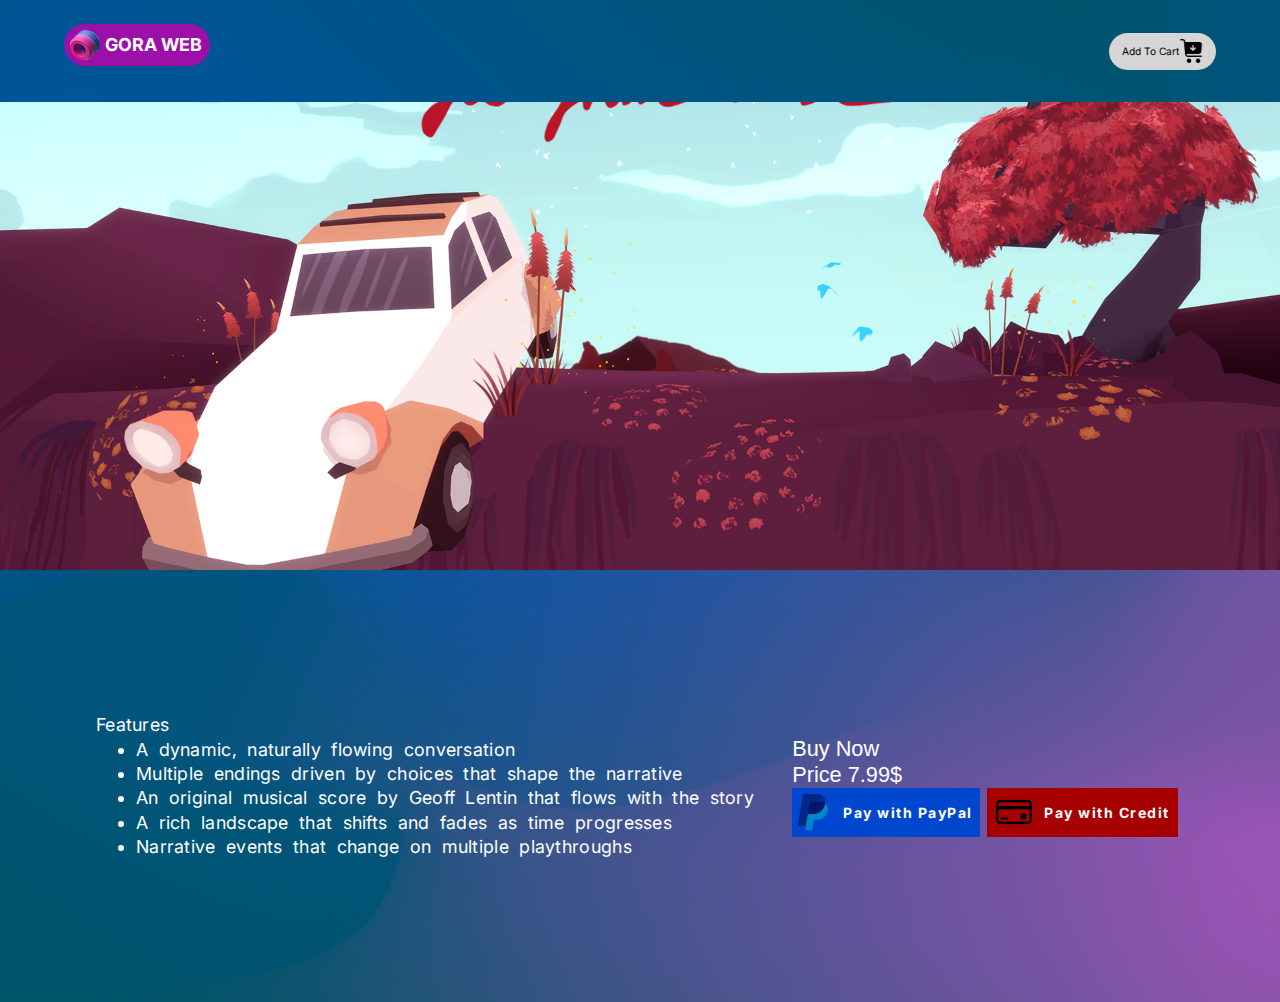
<file: FarFromNoise.html>
<!DOCTYPE html>
<html lang="en">
<head>
    <meta charset="UTF-8">
    <meta http-equiv="X-UA-Compatible" content="IE=edge">
    <meta name="viewport" content="width=device-width, initial-scale=1.0">
    <link rel="stylesheet" href="./style/style.css">
    <link rel="icon" type="image/x-icon" href="https://scontent.fmnl30-1.fna.fbcdn.net/v/t39.30808-6/317502468_482011380689704_3985142114047843934_n.jpg?stp=cp0_dst-jpg&_nc_cat=102&ccb=1-7&_nc_sid=730e14&_nc_eui2=AeF80kWRY-EN9E4R2Rzq8FFnN69fFs26Tr03r18WzbpOvT3RGjXjhOC4LkgH_UK_z_swWljNzU563Scv3vgHmFT4&_nc_ohc=jy5CW6bPDUUAX_7BQav&_nc_ht=scontent.fmnl30-1.fna&oh=00_AfCCk_wgCNAvjBmf4cZL4fZBNclQoqJAmNKsnfqDz6HgTQ&oe=638ABF80">
    <title>Gora Web</title>
</head>

<body class="store-pages-background">
    <div class="store-pages-background-filter">


<!--------------------------Navbar------------------------------->
 <nav class="store-navbar">
      <div class="store-nav-container">
        <a href="index.html" class="hero-2">
            <img src="./images/3D_Shape_1.png" alt="">
            <h1> GORA WEB</h1>
        </a>
        <a href="addToCart.html" class="add-to-cart" onclick="addToCart('./images/Third Game/Capture.PNG',7.99,'Far From Noise')" id="addTocart">
            <p>Add To Cart</p>
            <img src="./images/1972381.png" alt="">
        </a>
      </div>
    </nav>

<!----------------------Game Content------------------------->
<section class="game-store-landing">
<div class="game-cover-photo-far-from-noise">
</div>
<div class="list-container">
    <div class="list-container-content">
        <div class="list-features">
<p>Features</p>
<ul>
    <li>A dynamic, naturally flowing conversation</li>
<li>Multiple endings driven by choices that shape the narrative</li>
<li>An original musical score by Geoff Lentin that flows with the story</li>
<li>A rich landscape that shifts and fades as time progresses</li>
<li>Narrative events that change on multiple playthroughs</li>
</ul>
        </div>
        <div class="list-payment-button">
<p>Buy Now</p>
<p>Price 7.99$</p>
<div class="payment-button-container">
    <a href="#" class="payment-button">
<img src="./images/174861.png" alt=""> <p> Pay with PayPal</p>
    </a>
    <a href="#" class="payment-button credit">
        <img src="./images/62780.png" alt=""> <p> Pay with Credit</p>
            </a>
</div>
        </div>
    </div>
</div>
</section>


<!-------------------Body Filter End Tag---------------------------->
    </div> 
    <script src="./script/script.js"></script>
</body>
</html>
</file>
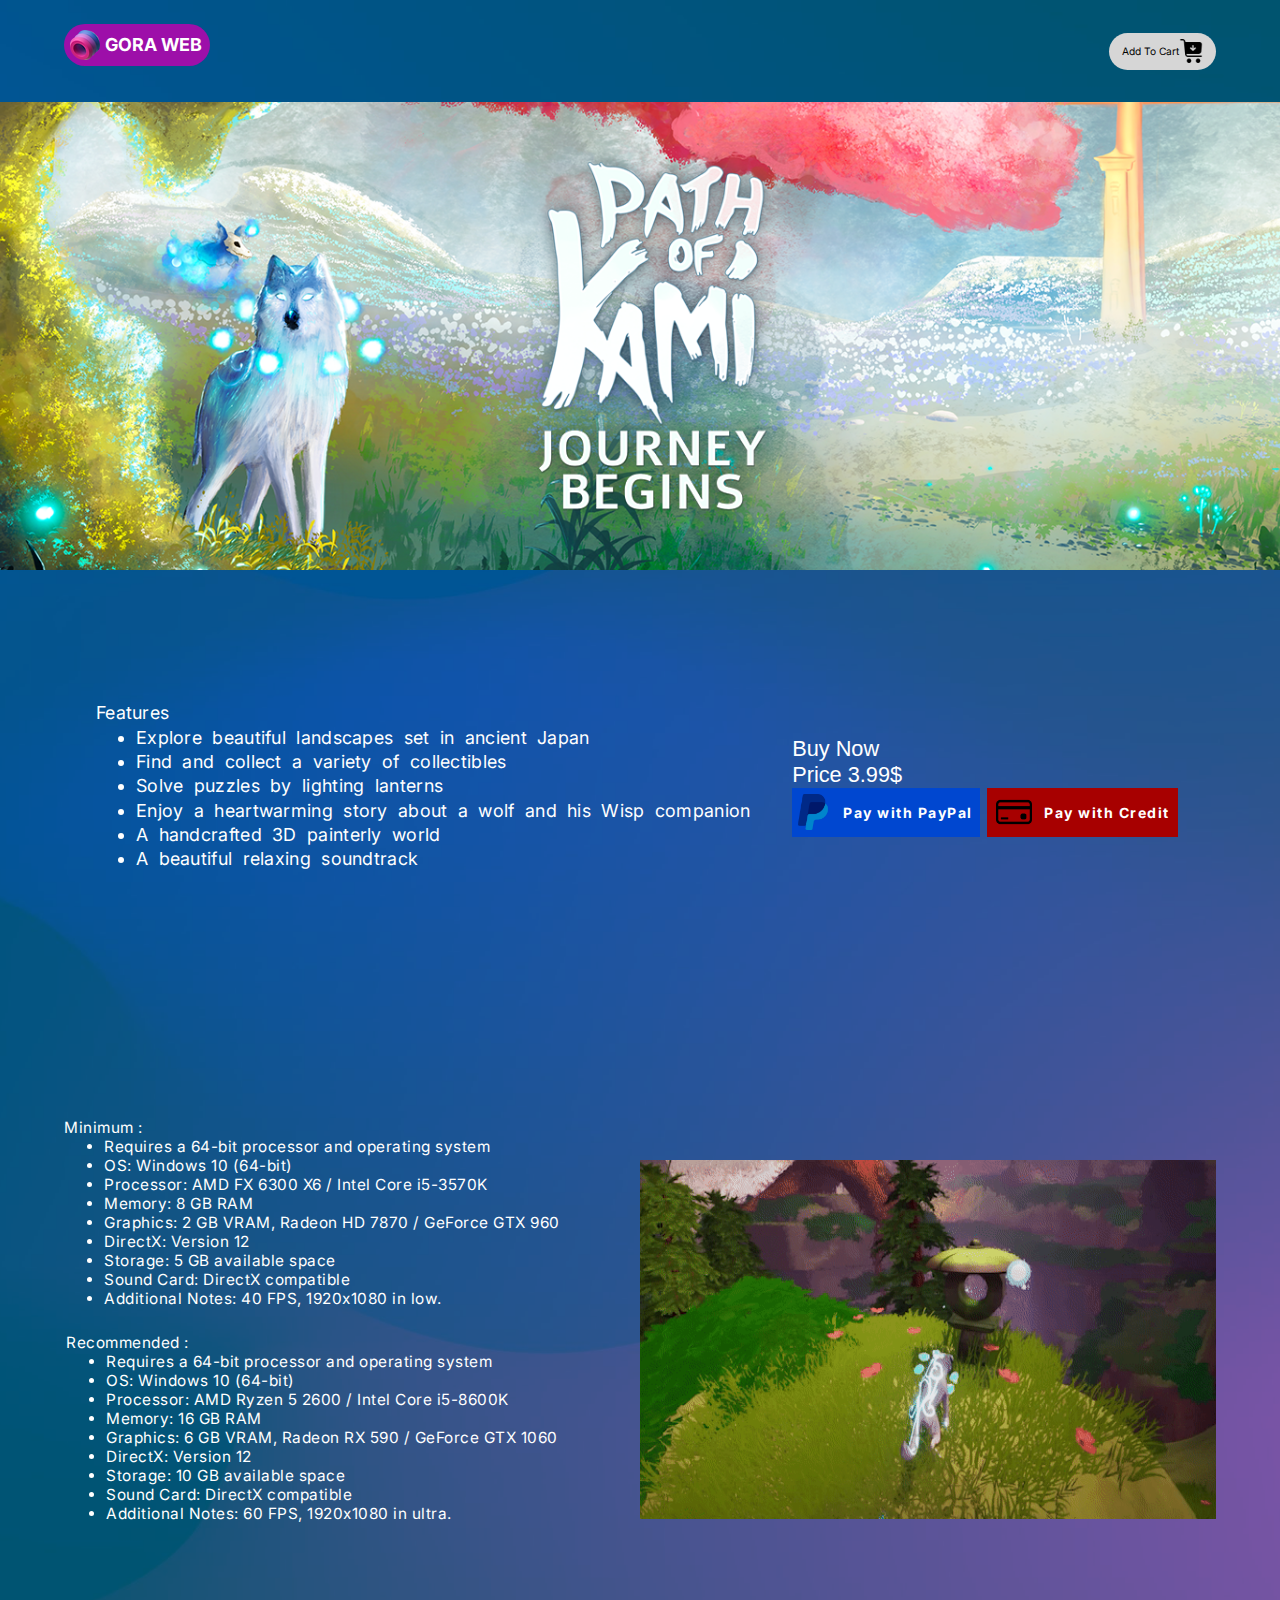
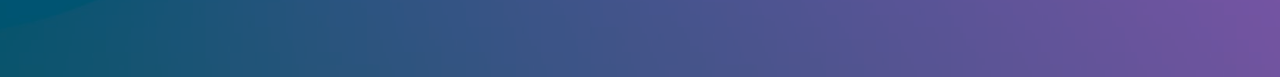
<file: PathOfKami.html>
<!DOCTYPE html>
<html lang="en">
<head>
    <meta charset="UTF-8">
    <meta http-equiv="X-UA-Compatible" content="IE=edge">
    <meta name="viewport" content="width=device-width, initial-scale=1.0">
    <link rel="stylesheet" href="./style/style.css">
    <link rel="icon" type="image/x-icon" href="https://scontent.fmnl30-1.fna.fbcdn.net/v/t39.30808-6/317502468_482011380689704_3985142114047843934_n.jpg?stp=cp0_dst-jpg&_nc_cat=102&ccb=1-7&_nc_sid=730e14&_nc_eui2=AeF80kWRY-EN9E4R2Rzq8FFnN69fFs26Tr03r18WzbpOvT3RGjXjhOC4LkgH_UK_z_swWljNzU563Scv3vgHmFT4&_nc_ohc=jy5CW6bPDUUAX_7BQav&_nc_ht=scontent.fmnl30-1.fna&oh=00_AfCCk_wgCNAvjBmf4cZL4fZBNclQoqJAmNKsnfqDz6HgTQ&oe=638ABF80">
    <title>Gora Web</title>
</head>
<body class="store-pages-background">
    <div class="store-pages-background-filter">

<!----------------------Navbar------------------------->
 <nav class="store-navbar">
      <div class="store-nav-container">
        <a href="index.html" class="hero-2">
            <img src="./images/3D_Shape_1.png" alt="">
            <h1> GORA WEB</h1>
        </a>
        <a href="addToCart.html" class="add-to-cart" onclick="addToCart('./images/First Game/Capture.PNG',3.99,'Path Of Kami')">
            <p>Add To Cart</p>
            <img src="./images/1972381.png" alt="">
        </a>
      </div>
    </nav>


<!-------------------Game Content-------------------------->
<section class="game-store-landing">
<div class="game-cover-photo">

</div>
<div class="list-container">
    <div class="list-container-content">
        <div class="list-features">
<p>Features</p>
<ul>
    <li>Explore beautiful landscapes set in ancient Japan</li>

<li>Find and collect a variety of collectibles</li>
<li>Solve puzzles by lighting lanterns</li>
<li>Enjoy a heartwarming story about a wolf and his Wisp companion</li>
<li>A handcrafted 3D painterly world</li>
<li>A beautiful relaxing soundtrack</li>
</ul>
        </div>
        <div class="list-payment-button">
<p>Buy Now</p>
<p>Price 3.99$</p>
<div class="payment-button-container">
    <a href="#" class="payment-button">
<img src="./images/174861.png" alt=""> <p> Pay with PayPal</p>
    </a>
    <a href="#" class="payment-button credit">
        <img src="./images/62780.png" alt=""> <p> Pay with Credit</p>
            </a>
</div>
        </div>
    </div>
</div>
</section>

<!-----------Requipments Section----------------->

<section class="spec-second-store-pages">
<div class="spec-content">
  
    <div class="spec-list">
       <div class="minimum">
        <p>Minimum :</p>
        <ul>
            <li>Requires a 64-bit processor and operating system</li>
            <li>OS: Windows 10 (64-bit)</li>
            <li>Processor: AMD FX 6300 X6 / Intel Core i5-3570K</li>
            <li>Memory: 8 GB RAM</li>
            <li>Graphics: 2 GB VRAM, Radeon HD 7870 / GeForce GTX 960</li>
            <li>DirectX: Version 12</li>
            <li>Storage: 5 GB available space</li>
            <li>Sound Card: DirectX compatible</li>
            <li>Additional Notes: 40 FPS, 1920x1080 in low.</li>
        </ul>
       </div>
        <div class="minimum">
            <p>Recommended :</p>
            <ul>
                <li>Requires a 64-bit processor and operating system</li>
                <li>OS: Windows 10 (64-bit)</li>
                <li>Processor: AMD Ryzen 5 2600 / Intel Core i5-8600K</li>
                <li>Memory: 16 GB RAM</li>
                <li>Graphics: 6 GB VRAM, Radeon RX 590 / GeForce GTX 1060</li>
                <li>DirectX: Version 12</li>
                <li>Storage: 10 GB available space</li>
                <li>Sound Card: DirectX compatible</li>
                <li>Additional Notes: 60 FPS, 1920x1080 in ultra.</li>
            </ul>
        </div>
    </div>

<img src="./images/First Game/Send/3UsL8A.gif" alt="">
</div>
</section>

<!-------------------Body Filter End Tag---------------------------->
    </div> 
    <script src="./script/script.js"></script>
</body>
</html>
</file>
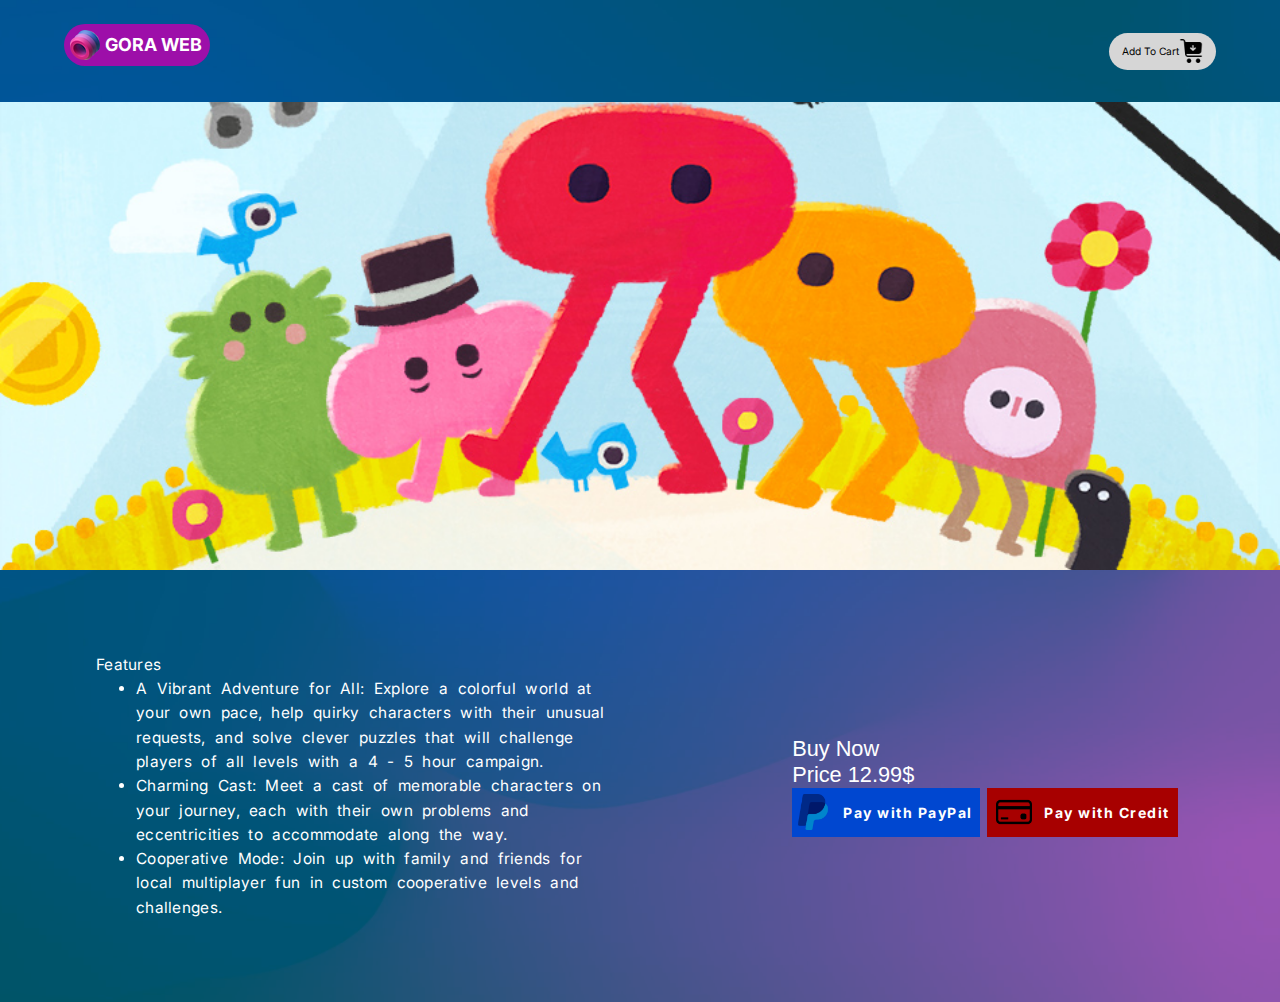
<file: Pikuniku.html>
<!DOCTYPE html>
<html lang="en">
<head>
    <meta charset="UTF-8">
    <meta http-equiv="X-UA-Compatible" content="IE=edge">
    <meta name="viewport" content="width=device-width, initial-scale=1.0">
    <link rel="stylesheet" href="./style/style.css">
    <link rel="icon" type="image/x-icon" href="https://scontent.fmnl30-1.fna.fbcdn.net/v/t39.30808-6/317502468_482011380689704_3985142114047843934_n.jpg?stp=cp0_dst-jpg&_nc_cat=102&ccb=1-7&_nc_sid=730e14&_nc_eui2=AeF80kWRY-EN9E4R2Rzq8FFnN69fFs26Tr03r18WzbpOvT3RGjXjhOC4LkgH_UK_z_swWljNzU563Scv3vgHmFT4&_nc_ohc=jy5CW6bPDUUAX_7BQav&_nc_ht=scontent.fmnl30-1.fna&oh=00_AfCCk_wgCNAvjBmf4cZL4fZBNclQoqJAmNKsnfqDz6HgTQ&oe=638ABF80">
    <title>Gora Web</title>
</head>
<body class="store-pages-background">
    <div class="store-pages-background-filter">

        <!------------Navbar Container------------------>
 <nav class="store-navbar">
      <div class="store-nav-container">
        <a href="index.html"  class="hero-2">
            <img src="./images/3D_Shape_1.png" alt="">
            <h1> GORA WEB</h1>
        </a>
        <a href="addToCart.html" class="add-to-cart" onclick="addToCart('./images/Second Game/Capture.PNG',12.99,'Pikuniku')">
            <p>Add To Cart</p>
            <img src="./images/1972381.png" alt="">
        </a>
      </div>
    </nav>


     <!------------Error Message Container------------------>
<section class="game-store-landing">
<div class="game-cover-photo-Pikuniku">
</div>
<div class="list-container">
    <div class="list-container-content">
        <div class="list-features pikuwidth">
<p>Features</p>
<ul>
    <li>A Vibrant Adventure for All: Explore a colorful world at your own pace, help quirky characters with their unusual requests, and solve clever puzzles that will challenge players of all levels with a 4 - 5 hour campaign.</li>

<li>Charming Cast: Meet a cast of memorable characters on your journey, each with their own problems and eccentricities to accommodate along the way.</li>
<li>Cooperative Mode: Join up with family and friends for local multiplayer fun in custom cooperative levels and challenges.</li>
</ul>
        </div>
        <div class="list-payment-button">
<p>Buy Now</p>
<p>Price 12.99$</p>
<div class="payment-button-container">
    <a href="#" class="payment-button">
<img src="./images/174861.png" alt=""> <p> Pay with PayPal</p>
    </a>
    <a href="#" class="payment-button credit">
        <img src="./images/62780.png" alt=""> <p> Pay with Credit</p>
            </a>
</div>
        </div>
    </div>
</div>
</section>


<!-------------------Body Filter End Tag---------------------------->
    </div> 
    <script src="./script/script.js"></script>
</body>
</html>
</file>
<file: style/style.css>
@import url('https://fonts.googleapis.com/css2?family=Inter:wght@500&family=Poppins:wght@200&family=Roboto+Mono:ital,wght@0,200;0,300;0,400;0,500;0,600;1,500&display=swap');
*{
    margin: 0;
    font-family: 'Inter', sans-serif;
    scroll-behavior: smooth;
}
.container{
    background-image: url('../images/da77874be0465f76e27d990889dfd7ac.jpg');
    background-repeat: no-repeat;
    background-position: center;
    background-size: cover;
  
    height: auto;
    z-index: -5000;
}
.body{
    height: auto;
    background-color: rgba(0, 165, 194, 0.2);
    padding-top: 3vmax;
    z-index: -6000;
}

nav{
    margin: auto;
 
    display: flex;
    width: 80%;

    justify-content: space-between;
    align-items: center;
position: relative;
    z-index: 115000;

}

.hero{
    background-color: #9D0FA9;
    font-weight: bolder;
    border-radius: 30px;
    width: 10.4vmax;
    padding: 0.5vmax 0.5vmax;
    display: flex;
    align-items: center;
cursor: pointer;
}

.hero img{
    padding-right: 0.4vmax;
   width: 2.3vmax;
 height: 2.3vmax;
}
.hero h1{
    color: #FFFFFF;
    font-size: 1.4vmax;
}
.fa-bars{
    color: red !important;
    font-size: 3.5vmax;
    display: none;

}
.fa-circle-xmark{
    color:red !important;
    font-size: 3.5vmax;
display: none;
}
.hideNavbar{
    display: none;

}
.hideNavbar li {
    list-style-type: none;
    padding: 0px 0.5vmax;
    color:#FFFFFF;
}
.hideNavbar li a{
    color: #FFFFFF;
    text-decoration: none;
    font-weight: bolder;
  
}

.navSide{
display: flex;
cursor: pointer;
}


.navSide li {
    list-style-type: none;
    padding: 0px 0.6vmax;
    color:#FFFFFF;


}
.navSide li a{
    color: #FFFFFF;
    text-decoration: none;
    font-weight: bolder;
    letter-spacing: 1px;
  font-size: 1.2vmax;
  transition: 0.3s;
  
}
.navSide li a:hover{
   color: rgb(209, 121, 212);
  
}
.landing{
    height: 90vh;
    display: flex;
    justify-content: center;
    align-items: center;
}
.landing-content{
    display: flex;
    flex-direction: column;
    align-items: center;
}
.landing-content-h1{
    display: flex;
    justify-content: center;
    align-items: center;
    flex-wrap: wrap;
}
.landing-content h4{
    margin-top: 1vmax;
    font-size: 1.7vmax;
    font-weight:lighter;
    color: #FFFFFF;
}
.byGamers{
    color: #F681D3;
    font-weight: bold;
    font-size: 5.2vmax;
}
.forGamers{
    border-radius: 50px;
    background-color: #9900E5;
    color: #FFFFFF;
 padding: 0.7vmax 2vmax;
}
.forGamers p{
font-weight:900;
font-size: 5.2vmax;
}

.landing-content-h1 h1{
    margin: 0;
    padding: 0;
font-size: 5vmax;
}
.cuteObject{
height: 100vh;
width: 100%;
margin: auto;
position: absolute;
top: 0;
display: flex;
flex-direction: column;
justify-content: center;
align-items: center;
z-index: 0;

}
.topObject{
    display: flex;
    justify-content: space-between;
    align-items: center;
    margin: auto;
width: 76%;
margin-top: 10vmax;
}


.botObject{
    display: flex;
    width: 80%;
    margin: auto;
align-items: center;
justify-content: space-between;
margin-bottom: 5vmax;

}
.gameCircleFirst{
    align-self: flex-start;
    display: flex;
    background-color: #930084;
    align-items: center;
    justify-content: center;
border-radius: 20px;
text-decoration: none;
padding: 1.3vmax 4vmax 1.3vmax 1.2vmax;
transition: 0.3s;
}

.gameCircleFirst img{
    width: 4.3vmax;
    height: 4vmax;
    border: 5px solid white;
    border-radius: 20px;
}
.gameCircle{
    display: flex;
    background-color: #930084;
    align-items: center;
    justify-content: center;
border-radius: 20px;
text-decoration: none;
padding: 1.3vmax 4vmax 1.3vmax 1.2vmax;
}

.gameCircle img{
    width: 4.3vmax;
height: 4vmax;
border: 5px solid white;
border-radius: 20px;
}
.gameCircleText{
    margin-left: 1.0vmax;
    color: #FFFFFF;
}
.gameCircleTextP1{
    font-weight: bold;
    letter-spacing: 1px;
    font-size: 1.2vmax;
}
.gameCircleTextP2{
    font-weight: lighter;
    font-size: 0.9vmax;
}

.hidden{
    display: none;
    text-decoration: none;
}

.hands{
    height: 100vh;
    background-image: url('../images/c837a6_3ae7699ada04427a9f0cbb6ad651a310_mv2.png');
    background-repeat: no-repeat;
    background-position: center;
    background-size: cover;
}
.third-pages{
    height: 70vh;
    width: 100%;
    display: flex;
    flex-direction: column;
    align-items: center;
    justify-content: center;
}
.third-fruit{
display: flex;
justify-content: center;
 width: 60%;
align-self: flex-end;
}
.third-fruit img{
    margin: auto;
    width: 9vmax;
    height: 11vmax;
    }
.explore{
    margin-right: 0.8vmax;
    background-color: #D9D9D9;
    border-radius: 80px;
    padding: 0.5vmax 2.5vmax;
    color: #B100B5;

}
.pieces{
    color: #FFFFFF;
    word-spacing: 0.1vmax;
}
.third-pages p{
    width: 50vmax;
    font-size: 1.3vmax;
    word-spacing: 2px;
    font-family:'Segoe UI', Tahoma, Geneva, Verdana, sans-serif;
letter-spacing: 0.2vmax;
    text-align: center;
color: #FFFFFF;
}
.third-pages-hero{
display: flex;
margin-bottom: 1vmax;
align-items: center;
justify-content: center;
flex-direction: row;
height: auto;
}
.third-pages-hero h1{
 font-size: 4vmax;

    }
.games-section{
    height: 100vh;
    display: flex;
    justify-content: center;
    align-items: center;
}
.game-content{
background: url('../images/First Game/background.jpg');

background-position: center;
background-repeat: no-repeat;
background-size: cover;
    width: 85%;
    height: 85vh;
    display: flex;
    justify-content: flex-end;
    align-items: center;
}
.game-content-2{
    background: url('../images/Third Game/background.png');

    background-position: center;
    background-repeat: no-repeat;
    background-size: cover;
        width: 85%;
        height: 85vh;
        display: flex;
        justify-content: flex-start;
        align-items: center;

    }
    .game-content-3{
        background: url('../images/Second Game/background.png');
     
        background-position: center;
        background-repeat: no-repeat;
        background-size: cover;
            width: 85%;
            height: 85vh;
            display: flex;
            justify-content: flex-end;
            align-items: center;
    
        }
  
.game-card{
    background-color: rgb(81, 24, 96, 0.9);
  
    margin-right: 3vmax;
    width: 40vmax;
    border-radius: 40px;
    height: 30vmax;
    display: flex;
    flex-direction: column;
    justify-content: space-evenly;
    align-items: center;
padding: 1.2vmax 0vmax;
 
}
.game-card-2{
    background-color: rgb(81, 24, 96, 0.9);
    margin-left: 3vmax;
    width: 40vmax;
    border-radius: 40px;
    height: 30vmax;
    display: flex;
    flex-direction: column;
    justify-content: space-evenly;
    align-items: center;
padding: 1.2vmax 0vmax;
 
}
.game-card-3{
    background-color: rgb(81, 24, 96, 0.9);
    margin-right: 3vmax;
    width: 40vmax;
    border-radius: 40px;
    height: 30vmax;
    display: flex;
    flex-direction: column;
    justify-content: space-evenly;
    align-items: center;
padding: 1.2vmax 0vmax;
 
}
.game-content-hidden-img{
    display: none;
}
.game-card-p{
width: 33vmax;
 color: rgb(218, 218, 218);
 line-height: 1.8vmax;

 font-size: 1.3vmax;
font-family: 'Gill Sans', 'Gill Sans MT', Calibri, 'Trebuchet MS', sans-serif;

}
.img-content{
    width: 100%;
    display: flex;
    justify-content: space-evenly;
    align-items: center;
}
.img-content img{
  width: 7.5vmax;
  height: 7vmax;
  border: 4px solid white;
  border-radius: 20px;
}
.img-content-text-hero-1{
    font-size: 1.8vmax;
    width: 15vmax;
color: white;
}
.img-content-text-hero-2{
    font-size: 1vmax;
    
color: rgb(204, 204, 204);
}
.priceBuy{
    display: flex;
    width: 80%;
    flex-direction: row;
    justify-content: space-between;
    align-items: center;
}
.priceBuy a{
 text-decoration: none;
 color: rgb(56, 56, 56);
 font-size: 1.6vmax;
 border-radius: 30px;
font-family:'Franklin Gothic Medium', 'Arial Narrow', Arial, sans-serif;

 background-color: white;
 padding: 0.8vmax 1.4vmax;
 transition: 0.3s;
}
.priceBuy a:hover{
   background-color: rgb(170, 170, 170);

   }
.priceBuy p{
    color: white;
    font-size: 1.6vmax;
}
.work-section{
    height: 100vh;
    display: flex;
    align-items: center;
    justify-content: center;
    flex-direction: column;
    position: relative;
}
.work-content{
    display: flex;
    justify-content: space-evenly;
    flex-direction: column;
    height: 55vmax;
    width: 80%;
    position: relative;
}
.work-text{
    display: flex;
    flex-direction: column;
    align-items: flex-start;
    justify-content: center;
}
.work-section img{
    height: 21vmax;
 width:  37vmax;
 border-radius: 40px;

}
.work-section p{
font-size: 3.8vmax;
color: white;
letter-spacing: 0.3px;
}
.work-section a{
   text-decoration: none;
   color: white;
   background-color: rgb(93, 46, 94);
   border-radius: 30px;
   padding: 0.8vmax 1vmax;
   font-size: 1.2vmax;
   cursor: pointer;
   transition: 0.3s;
    }
    .work-section a:hover{
 
        color: white;
        background-color:  rgb(143, 29, 145);
        
       
         }
    .built-text{
        display: flex;
    flex-direction: row;
   align-items: center;
flex-wrap: wrap;
    }
    .builtPadding{
        margin-right: 0.3vmax;
    }
    .come-work{
        font-size: 1.8vmax !important;
    }
    .greatGames{
        background-color: rgb(185, 0, 189);
        padding: 0.5vmax 1vmax;
        border-radius: 40px;
    }
    .work-hands{
        position: absolute;
        right: 0;

    }
    .work-hands img{
 
        width: 100vmax;
        height: 48vmax;
    }
    
    .form-section{
height: auto;
display: flex;
flex-direction: column;
align-items: center;
justify-content: center;
width: 100%;
position: relative;

    }
    .form-top{
        height: auto;
 width: 100%;
 background: url('../images/formbackground.jpg');
 background-position: center;
 background-repeat: no-repeat;
 background-size: cover;
 height: 100vh;
 width: 100%;
 margin-top: -18.9vmax;
position: absolute;
    }
    .form-top-background{
        background-color: rgb(117, 0, 105,0.6);
        height: 100%;
        width: 100%;
    }
  
    .form-content{
        display: flex;
        flex-direction: column;
   z-index: 2000;
        height: auto;
        top: 0;
        width: 100%;
    }

    .form-content-text{
        height: 49vh;
        margin-top: 1vmax;
display: flex;
flex-direction: column;
align-items: center;
justify-content: flex-start;

    }
    .content-text-container{
        display: flex;
        flex-direction: column;
        width: 75%;
        height: 100%;
        align-items: flex-start;
        justify-content: center;
        font-size: 3vmax;
        color: white;
        letter-spacing: 3px;
    }
  
    .content-text-container a{
text-decoration: none;
color: white;
font-size: 1.2vmax;
margin: 1vmax;
background-color: rgb(187, 0, 157);
padding: 1vmax 1vmax;
border-radius: 40px;
    }
    .about-web{
        font-size: 1.8vmax;
        font-weight: bold;
    }
    .form-content-form{
        height: 91vh;
        width: 100%;
        display: flex;
        align-items: center;
        justify-content: space-evenly;
        flex-wrap: wrap;
    }
  
   .contacted-form{
    background-color: rgba(255, 196, 0, 0.6);
    height: auto;
    width: 29vmax;
    border-radius: 20px;
    padding: 2vmax 0vmax;
    display: flex;
    justify-content: space-evenly;
    flex-direction: column;
    align-items: center;
    overflow: hidden;

    
   }
   .formed-top{
    display: flex;
    flex-direction: column;
    align-items: flex-start;
    justify-content: space-between;
    width: 80%;
 height: auto;
 margin-bottom: 1vmax;
   }
   .formed-top-text{
    font-size: 0.9vmax !important;
    width: 83%;
   }
   .formed-top-hero{
    font-weight: bolder !important;
    font-size: 1.4vmax !important;
    margin-bottom: 0.5vmax;
   }
   .formed-middle{
width: 80%;
display: flex;
flex-direction: column;
align-items: center;
justify-content: center;
height: 65%;

}
   .formed-Name{
    width: 100%;
    display: flex;
    justify-content: space-between;
    align-items: center;
    flex-wrap: wrap;
    margin-bottom: 1vmax;
   }
.firstName-input{
    width: 7vmax;
    height: auto;
    margin: 0px 0.2px;
    font-size: 0.9vmax;
}
.Subject-input{
    width: 100%;
    height: auto;
    margin-bottom: 1vmax;
}
.firstName-input input{
    width: 100%;
  height: 2.5vmax;
  font-size: 1vmax;
  border-radius: 5px !important;
}
.Subject-input input{
    width: 100%;
  height: 2.5vmax;
  font-size: 1vmax;
  border-radius: 5px !important; 
}

.Subject-input textarea{
    width: 100%;
    height: 10.5vmax;
font-size: 1vmax;
margin-bottom: 1vmax;
border-radius: 5px !important;
}
.formed-submit-button{
    cursor: pointer;
    width: 75%;
    background-color: rgb(61, 0, 191);
    color: white;
    font-size: 1vmax;
    padding: 0.5vmax 1vmax;
    border-radius: 30px;
    transition: 0.3s;
}
.formed-submit-button:hover{
  
    background-color: rgb(46, 1, 143);
   
}
.footer{
   height: auto;
    width: 100%;
    display: flex;
    flex-direction: column;
 justify-content: space-evenly;
align-items: center;
overflow: hidden;

}
.footer-top{
width: 95%;
display: flex;
flex-direction: column;
justify-content: space-evenly;
height: 30%;
border-bottom: 3px solid white;
padding-bottom: 2vmax;
margin-bottom: 0.5vmax;

}
.footer-top p{
color: white;
font-size: 1.9vmax;
letter-spacing: 0.5px;

    }
    .hero-2{
        background-color: #9D0FA9;
        font-weight: bolder;
        border-radius: 30px;
        width: 12vmax;
        padding: 0.7vmax 0.5vmax;
        display: flex;
        align-items: center;
    margin-bottom: 1vmax;
    }
    
    .hero-2 img{
        padding-right: 0.4vmax;
       width: 2.4vmax;
     height: 2.4vmax;
    }
    .hero-2 h1{
        color: #FFFFFF;
        font-size: 1.6vmax;
    }  
    .footer-middle{

        width: 80%;
        height: 60%;
        flex-wrap: wrap;
        display: flex;
        align-items: center;
        justify-content: space-evenly;
     
    }  
    .contact-row{

        width: auto;
        height: 100%;
        display: flex;
        justify-content: center;
        align-content: center;
        flex-direction: column;
        padding-top: 2.9vmax;
    margin: 0vmax 2vmax 3vmax 0vmax;
    }
    .contact-title{
color: white;
        font-size: 1.4vmax;
        letter-spacing: 0.5px;
        margin-bottom: 0.5vmax;
    }
    .contact-detail p{
        font-size: 1.3vmax;
        color: rgb(207, 207, 207);
        line-height: 2.1vmax;
        letter-spacing: 1px;
        font-family:'Gill Sans', 'Gill Sans MT', Calibri, 'Trebuchet MS', sans-serif;
        cursor: pointer;
    }
    .subscribe-row{
        height: 100%;
        width: auto;
        display: flex;
        justify-content: center;
        align-items: flex-start;
        flex-direction: column;
        padding:  2.7vmax 0vmax 3vmax 0vmax;
        
    }
    .subscribe-title{
        color: white;
        font-size: 1.4vmax;
        letter-spacing: 0.5px;
        margin-bottom: 1.5vmax;

    }
    .subscribe-input p{
        font-size: 1.3vmax;
        color: rgb(207, 207, 207);
        line-height: 2.1vmax;
        letter-spacing: 1px;
        font-family:'Gill Sans', 'Gill Sans MT', Calibri, 'Trebuchet MS', sans-serif;
        cursor: pointer;
    }
    .subscribe-search{
        display: flex;
        justify-content: center;
        align-content: center;
    }
    .subscribe-search input{
      height: 2.4vmax;
      font-size: 1.2vmax;
      width: 23vmax;
      margin-right: 0.3vmax;
      border-radius: 20px;
      cursor: pointer;
    }
    .subscribe-search button{
     background-color: rgb(187, 0,203);
     color: white;
     border: none;
        font-size: 1.2vmax;
        cursor: pointer;
      border-radius: 30px;
      padding: 0.5vmax 0.8vmax;
        transition: 0.2s;
      }
      .subscribe-search button:hover{
        background-color: rgb(91, 2, 99);
      
           
         }
      .menu-row{
        padding-top: 4.5vmax;
        margin-right: 2.5vmax;
      }
      .Menu-title{
        color: white;
        font-size: 1.4vmax;
        letter-spacing: 0.5px;
        margin-bottom: 1.5vmax;
      }
      .social-row{
        padding-top: 4.5vmax;
      }
      .left-row{
        width:46vmax;
        height: 100%;
        display: flex;
        flex-direction: row;
        justify-content: flex-start;
        align-items: flex-start;
        flex-wrap: wrap;
       
      
      }
      .right-row{
        width:30vmax;
        height: 100%;
        display: flex;
        flex-direction: row;
        justify-content: center;
        align-items: center;
        flex-wrap: wrap;
       
      }
      .footerbottom{
        width: 85%;
        color: white;
        font-size: 1vmax;
        padding: 1.2vmax 0vmax;
        font-family:'Gill Sans', 'Gill Sans MT', Calibri, 'Trebuchet MS', sans-serif !important;
        letter-spacing: 2px;
       
      }


      /*---------------------------------------Store Class Section-----------------------------------------------------------------*/

.store-navbar{
    width: 100%;
    height: 8vmax;
 
    display: flex;
    justify-content: center;
    align-items: center;
  
    
}
.store-nav-container{
    width: 90%;
    display: flex;
    justify-content: space-between;
    align-items: center;
    
}
.add-to-cart{
    background-color: rgb(214, 214, 214);
    text-decoration: none;
    color: black;
cursor: pointer;
    border-radius: 30px;
    width: auto;
    padding: 0.5vmax 1vmax;
    display: flex;
    align-items: center;
    justify-content: center;
    transition: 0.3s;
}
.add-to-cart:hover{
    background-color: rgb(158, 158, 158);

}
.add-to-cart p{
   font-size: 0.8vmax;
}

.add-to-cart img{
    width: 1.9vmax;
    height: 1.9vmax;
}
.store-pages-background{
    background: url('../images/da77874be0465f76e27d990889dfd7ac.jpg');
    background-position: center;
    background-repeat: no-repeat;
    background-size: cover;
   height: auto;
}
.store-pages-background-filter{
    height: auto;
    width: 100%;
    background-color:rgb(0,209, 255, 0.4);
}
.game-store-landing{
    height: 100vh;
display: flex;
justify-content: space-between;
align-items: center;
flex-direction: column;
}
.game-cover-photo{
    background: url('../images/First Game/Send/KEi2bO.png');
    background-repeat: no-repeat;
    background-position: center;
    background-size: cover;
    width: 100%;
    height: 52%;
}
.game-cover-photo-far-from-noise{
    background: url('../images/Third Game/iT3Fu4.png');
    background-repeat: no-repeat;
    background-position: center;
    background-size: cover;
    width: 100%;
    height: 52%;
}
.game-cover-photo-Pikuniku{
    background: url('../images/Second Game/kYBD_+.png');
    background-repeat: no-repeat;
    background-position: center;
    background-size: cover;
    width: 100%;
    height: 52%;
}
.pikuwidth{
    width: 40vmax !important;
    font-size: 1.2vmax !important;
    letter-spacing: 0.3px !important;
    
}
.list-container{
    width: 100%;
height: 48%;
display: flex;
justify-content: center;
align-items: center;
}
.list-container-content{
    width: 85%;
    height: 100%;
    display: flex;
    justify-content: space-between;
    align-items: center;
    color: white;
    flex-wrap: wrap;
}
.list-features{
    font-size: 1.4vmax;
    letter-spacing: 0.3px;
    word-spacing: 5px;
    line-height:1.9vmax;
}
.list-payment-button{
    display: flex;
    justify-content: space-evenly;
    align-items: flex-start;
    flex-direction: column;
}
.list-payment-button p{
    font-family:Verdana, Geneva, Tahoma, sans-serif;
    font-size: 1.7vmax;
}
.payment-button-container{
    display: flex;
    justify-content: center;
    align-items: center;
}
.payment-button{
    text-decoration: none;
    display: flex;
    justify-content: center;
    align-items: center;
    background-color: rgb(0, 71, 208);
    padding: 0.5vmax 0.6vmax 0.5vmax 0.2vmax;
    margin-right: 0.5vmax;
}
.payment-button p{
    font-size: 1.1vmax !important;
    letter-spacing: 1.5px;
    font-weight: bolder;
    color: white !important;
    font-family: 'Inter', sans-serif !important;
}
.payment-button img{
height: 2.8vmax;
width: 2.8vmax;
margin-right: 1vmax;
}
.credit{
    background-color: rgb(167, 0, 0) !important;
    padding-left: 0.7vmax !important;
}
.hero-2{
    background-color: #9D0FA9;
    font-weight: bolder;
    border-radius: 30px;
    width: 10.4vmax;
    padding: 0.5vmax 0.5vmax;
    display: flex;
    align-items: center;
    text-decoration: none;

}

.hero-2 img{
    padding-right: 0.4vmax;
   width: 2.3vmax;
 height: 2.3vmax;
}
.hero-2 h1{
    color: #FFFFFF;
    font-size: 1.4vmax;
}

.spec-second-store-pages{
    height: auto;
    width: 100%;
    display: flex;
    justify-content: center;
    align-items: center;
}
.spec-content{
    padding: 9vmax 0vmax;
    height: auto;
    width: 90%;
    display: flex;
    justify-content: space-between;
    align-items: center;
    flex-wrap: wrap;
}
.spec-content img{
width: 45vmax;
height: 28vmax;
}
.spec-list{
    display: flex;
    flex-direction: column;
    align-items: center;
    justify-content: space-between;
    font-size: 1.2vmax;
    letter-spacing: 0.5px;
    height: 80%;
    color: white;
    margin-bottom: 1vmax;
}
.minimum{
    height: 50%;

display: flex;
align-items:flex-start;
justify-content: center;
flex-direction: column;
margin-bottom: 2vmax;
}
/*----------------------------------------Add To Cart---------------------------------------------------------------*/

.body-2{
    height: auto;

    background-color: rgba(1, 43, 51, 0.8);
    padding-top: 3vmax;
    z-index: -6000;
    display: flex;
    flex-direction: column;
    justify-content: space-between;
    align-items: center;
    padding: 8vmax 0vmax 0vmax 0vmax;
}
.myCart{

    top: 3vmax;
   left: 12vmax;
   color: white;
   font-size: 2vmax;
 align-self: flex-start;
 margin-bottom: 1vmax;
}
.emptyMessage{
   
    height: 50vh;
    width: 100%;
    color: white;
    font-size: 3vmax;
    display: none;
    align-items: center;
    justify-content: center;

}

.add-to-cart-body{
 
    height: auto;
    width: 90%;
    display: none;
    justify-content: space-evenly;
    align-items: center;
flex-wrap: wrap;
margin: 10vh 0vh 15vh 0vh;
}


.game-cards{
    height: 100%;

    width: 48vmax;
 
display: flex;
align-items: center;
justify-content: center;
flex-direction: column;
}
.gameContainerParents{
    display: flex;
    flex-direction: column;
    align-items: center;
    justify-content: center;
    width: 100%;
   
}
.game-1{
display: flex;
align-items: center;
justify-content: space-between;
width: 100%;
background-color: rgb(58, 54, 58);
padding: 1.5vmax 1.5vmax;
border-radius: 5px;
color: white;
margin-bottom: 1vmax;
position: relative;
}
.game-img-detail{
   display: flex;
   justify-content: space-evenly;
   align-self: center;

   height: 100%;

 
}
.game-price-wishlist{

font-size: 1.8vmax;
}
.game-img-detail-content{
    display: flex;
    flex-direction: column;
    justify-content: space-evenly;
    align-items: flex-start;
    height: 10vmax;
   

}
.game-img-detail-content p{
font-size: 1.5vmax;

}
.game-img-detail img{
    width: 9vmax;
    height: 10vmax;
    margin-right: 0.6vmax;
    border-radius: 2px;
}
.summary-chart{
    height: 60%;
    width: 22.5vmax;
    background-color: rgb(58, 54, 58);
    display: flex;
    flex-direction: column;
    justify-content: space-evenly;
    align-self: flex-start;
    margin-top: 6vmax;
border-radius: 10px;
    color: white;
    padding: 0.5vmax 1vmax;

}
.summary-chart p{
font-size: 1.8vmax;
}
.summary-chart-prices{
    width: 100%;
    height: 5vmax;
  
    display: flex;
    justify-content: space-between;
    align-items: center;
    border-bottom: 2px solid rgb(255, 255, 255, 0.7);
    margin-bottom: 1vmax;
}
.summary-chart-prices p{
    font-size: 1.3vmax !important;
}
.summary-chart-total{
    width: 100%;

    display: flex;
    align-items: center;
    justify-content: space-between;
flex-direction: column;
    
}
.summary-chart-total button{
    width: 100%;
background-color: #9900E5;
border: none;
font-size: 1vmax;
color: white;
padding: 0.8vmax 0vmax;
border-radius: 5px;
cursor: pointer;
transition: 0.3s;
}
.summary-chart-total button:hover{

background-color: #510379;


}
.total-container{
width: 100%;
display: flex;
justify-content: space-between;
align-items: center;
margin-bottom: 1vmax;
}
.total-container p{
    font-size: 1.3vmax !important;
    
}
#taxedCalc{
    color: rgb(150, 150, 150);
}
.removeButton{
    cursor: pointer;
position: absolute;
letter-spacing: 2.5px;
color: rgb(160, 160, 160);
bottom: 0;
    right: 0;
    margin: 1vmax 1vmax;
    border-bottom: 5px solid rgb(80, 80, 80);
}
.removeButton:hover{

color: rgb(255, 255, 255);
    border-bottom: 5px solid rgb(255, 255, 255);
}
.hero-3{
    position: absolute;
    background-color: #ac0048;
    font-weight: bolder;
    border-radius: 30px;
    width: 6vmax;
    text-decoration: none;
    padding: 0.5vmax 0.5vmax;
    display: flex;
    align-items: center;
cursor: pointer;
top: 1vmax;
left: 3vmax;
}
.hero-3 img{
    padding-right: 0.4vmax;
   width: 2.3vmax;
 height: 2.3vmax;
}
.hero-3 h1{
    color: #FFFFFF;
    font-size: 1.4vmax;
}
@media screen and (min-width:1366px){
    .firstImg{
        height: 11vmax;
        width: 11vmax;
    }
}
@media screen and (max-width:912px){
    .work-hands img{
 
        width: 60vmax;
        height: 48vmax;
    }
}
@media screen and (max-width:820px){
    .navSide{
        display: none;
    }
    .hideNavbar{
      position: fixed;
      display: flex;
      flex-direction: column;
      right: 0;
      top: 0;
      background-color: #9D0FA9;
      height: 200vh;
      width: 150px;
    margin-right: -200px;
      overflow: hidden;
      transition: 0.4s;
      padding-top: 20px;
      z-index: 1000;
        }
        .hideNavbar  li{
            margin-top: 2vmax;
            padding: 0vmax 5vmax 2vmax 0vmax;
              }
              .fa-bars{
             
                display: block;
            }
              .fa-circle-xmark{
            position: absolute;
            top: 1.5vmax;
            right: 1.5vmax;
            display: block;
            }
            .landing{
                height: 20%;
                margin: 10vmax 0vmax;
                display: flex;
                flex-direction: column;
                justify-content: center;
                align-items: center;
                flex-wrap: wrap;
            }
            .landing-content{
             height: 20%;
   
            }
            .cuteObject{
      
                height: 80%;
                width: 100%;
                margin: auto;
                position:relative;
                top: 0;
                display: flex;
                flex-direction: column;
                justify-content: space-evenly;
                align-items: center;
                }
              
                
                .topObject{
                    display: flex;
                    justify-content: center;
                  
                width: 76%;
                margin-top: 10vmax;
                display: none;
                }
                .botObject{
                flex-direction: column;
                
                }
                .firstImg{
                 display: none;
                }
 .gameCircle{
    display: flex;
    background-color: #930084;
    align-items: center;
    justify-content: center;
border-radius: 20px;
padding: 1.7vmax 4vmax 1.7vmax 1.4vmax;
margin-bottom: 3.5vmax;
box-shadow: 3px 3px 15px rgba(255, 255, 255, 0.2);
}

.gameCircle img{
    width: 9vmax;
height: 9vmax;
border: 5px solid white;
border-radius: 20px;
}
.gameCircleText{
    margin-left: 5.3vmax;
    color: #FFFFFF;
}
.gameCircleTextP1{
    font-weight: lighter;
    letter-spacing: 1px;
    font-size: 5.5vmax;
}
.gameCircleTextP2{
    font-weight: lighter;
    font-size: 1.5vmax;
}
.byGamers{
    color: #F681D3;
    font-weight: bold;
    font-size: 6.5vmax;
}
.forGamers{
    border-radius: 50px;
    background-color: #9900E5;
    color: #FFFFFF;
 padding: 0.7vmax 2vmax;
}
.forGamers p{
font-weight:900;
font-size: 6.5vmax;
}
.hero{
    background-color: #9D0FA9;
    font-weight: bolder;
    border-radius: 30px;
    width: 23.4vmax;
    padding: 1.4vmax 0.1vmax 1.4vmax 1.4vmax;
    display: flex;
    align-items: center;

}

.hero img{
    padding-right: 0.4vmax;
   width: 4vmax;
 height: 4vmax;
}
.hero h1{
    color: #FFFFFF;
    font-size: 3vmax;
}
.third-pages{
    height: 50vh;

}
.third-pages-hero {
margin-bottom: 2vmax;
   
       }
.third-pages-hero h1{
    font-size: 4vmax;
   
       }
   
       .third-pages p{
        width: 90%;
        font-size: 2vmax;
        word-spacing: 2px;
    letter-spacing: 0.2vmax;
        text-align: center;
    color: #FFFFFF;
    }
    .third-fruit{
        display: flex;
        justify-content: center;
         width: 100%;
        align-self: flex-end;
        }
        .third-fruit img{
            margin: auto;
            width: 13vmax;
            height: 15.5vmax;
            margin-bottom: 2vmax;
            }
            .games-section{
    
              position: relative;
            }
            .game-content{
                background: none;
                justify-content: flex-end;
                align-items: center;
                flex-direction: column;
                width: 100%;
                overflow: hidden;
                }
                .game-content-2{
                    background: none;
                    justify-content: flex-end;
                    align-items: center;
                    flex-direction: column;
                    width: 100%;
                    overflow: hidden;
                    }
                    .game-content-3{
                        background: none;
                        justify-content: flex-end;
                        align-items: center;
                        flex-direction: column;
                        width: 100%;
                        overflow: hidden;
                        }
                .game-content-hidden-img{
                    display: block;
                    position: absolute;
                    background-position: center;
                    background-repeat: no-repeat;
                    background-size: contain;
                    width: 100%;
                    height: 35vh;
                    top: 10vmax; 
                }
                .game-card{
                   z-index: 1000;
                 margin-right: 0;
                 width: 50vmax;
                 height: 45vmax;
               
             padding: 1.2vmax 0vmax;
                }
                .game-card-2{
                    z-index: 1000;
                  margin-left: 0;
                  width: 50vmax;
                  height: 45vmax;
                
              padding: 1.2vmax 0vmax;
                 }
              
                 .game-card-3{
                    z-index: 1000;
                  margin-right: 0;
                  width: 50vmax;
                  height: 45vmax;
                
              padding: 1.2vmax 0vmax;
                 }
                .games-section{
                    height: 95vh;
               
                }
                .img-content{
                    width: 100%;
                    display: flex;
                    justify-content: space-evenly;
                    align-items: center;
                }
                .img-content img{
                  width: 9.5vmax;
                  height: 9vmax;
                  border: 4px solid white;
                  border-radius: 20px;
                }
                .img-content-text-hero-1{
                    font-size: 2.5vmax;
                    width: 20vmax;
                color: white;
                }
                .img-content-text-hero-2{
                    font-size: 2.2vmax;
                    
                color: rgb(204, 204, 204);
                }
                .game-card-p{
                    width: 40vmax;
            
                     line-height: 2.4vmax;
                    
                     font-size:2.1vmax;
                  
                    
                    }
                    .priceBuy{
                        display: flex;
                        width: 80%;
                        flex-direction: row;
                        justify-content: space-between;
                        align-items: center;
                    }
                    .priceBuy a{
                     text-decoration: none;
                     color: rgb(56, 56, 56);
                     font-size: 2vmax;
                     border-radius: 30px;
                    font-family:'Franklin Gothic Medium', 'Arial Narrow', Arial, sans-serif;
                    
                     background-color: white;
                     padding: 0.8vmax 1.4vmax;
                    }
                    .priceBuy p{
                        color: white;
                        font-size: 2vmax;
                    }
                    .work-section{
                        height: auto;
                        display: flex;
                        align-items: center;
                        justify-content: center;
                        flex-direction: column;
                        position: relative;
                      
                    }
                    .work-content{
                        display: flex;
                        justify-content: space-evenly;
                        flex-direction: column;
                        height: 36vh;
                        width: 80%;
                    }
                    .work-hands img{
 
                        width: 50vmax;
                        height: 28vmax;
                    }
                    .work-text{
                        display: flex;
                        flex-direction: column;
                        align-items: flex-start;
                        justify-content: center;
                    }
                    .work-section img{
                        height: 16vmax;
                     width:  30vmax;
                     border-radius: 40px;
                    }
                    .work-section p{
                    font-size: 2.7vmax;
                    color: white;
                    letter-spacing: 0.3px;
                    }
                    .work-section a{
                       text-decoration: none;
                       color: white;
                       background-color: rgb(93, 46, 94);
                       border-radius: 30px;
                       padding: 0.5vmax 1vmax;
                       font-size: 1.2vmax;
                        }
                        .content-text-container{
                            display: flex;
                            flex-direction: column;
                            width: 90%;
                            height: 100%;
                            align-items: flex-start;
                            justify-content: center;
                        }      
                        .content-text-container a{
                         
                            font-size: 1.8vmax;
                           
                                }
                                .form-top{
                           
                             margin-top: -25.9vmax;
                           
                                }
                                .contacted-form{
                                  
                                    height: auto;
                                    width: 43vmax
                                   }
                                   .firstName-input{
                                    width: 50vmax;
                                    height: auto;
                                    margin: 0px 0.2px;
                                    margin-bottom: 1.8vmax;
                                }
                                .Subject-input{
                                    width: 100%;
                                    height: auto;
                                    
                                }   
                                .Subject-input input{
                                    height: 4.3vmax;   
                                    font-size: 2vmax;                              
                                }  
                                .firstName-input input{
                                 height: 4.3vmax;
                                 font-size: 2vmax;   
                                }  
                                .formed-top-text{
                                    font-size: 1.9vmax !important;
                                    width: 95%;
                                   }
                                   .formed-top-hero{
                                    font-weight: bolder !important;
                                    font-size: 2.4vmax !important;
                                    margin-bottom: 0.5vmax;
                                   }  
                                   .Subject-input textarea{
                                    font-size: 1.9vmax !important;
                                }
                                .formed-submit-button{
                                   
                                    width: 75%;
                                    
                                    font-size: 2.5vmax;
                                    padding: 0.5vmax 1vmax;

                                }
                                .content-text-container{
                                   
                                    font-size: 3.4vmax;
                                   
                                }
                              
                                .content-text-container a{
                          
                            font-size: 2.5vmax;
                        
                                }
                                .about-web{
                                    font-size: 2.3vmax;
                                }
                                .contact-title{
                                    color: white;
                                            font-size: 2.2vmax;
                                            letter-spacing: 0.5px;
                                            margin-bottom: 0.5vmax;
                                        }
                                        .contact-detail p{
                                            font-size: 1.9vmax;
                                            color: rgb(207, 207, 207);
                                            line-height: 2.1vmax;
                                            letter-spacing: 1px;
                                            font-family:'Gill Sans', 'Gill Sans MT', Calibri, 'Trebuchet MS', sans-serif;
                                    
                                        }
                                        .subscribe-title{
                                          
                                            font-size: 2.2vmax;
                                           
                                    
                                        }
                                        .Menu-title{
                                        
                                            font-size: 2.2vmax;
                                            
                                          }
                                          .subscribe-input p{
                                            font-size: 2.1vmax;
                                           margin-bottom: 0.8vmax;
                                    
                                        }
                                          .subscribe-search input{
                                            height: 3vmax;
                                            font-size: 1.2vmax;
                                            width: 32vmax;
                                            margin-right: 0.3vmax;
                                            border-radius: 20px;
                                            
                                          }
                                          .subscribe-search button{
                                           background-color: rgb(187, 0,203);
                                           color: white;
                                           border: none;
                                              font-size: 2.2vmax;
                                              cursor: pointer;
                                            border-radius: 30px;
                                            padding: 0.7vmax 0.9vmax;
                                              
                                            }
                                            .right-row{
                                                width:30vmax;
                                                height: 100%;
                                                display: flex;
                                                flex-direction: row;
                                                justify-content: space-evenly;
                                                align-items: center;
                                                flex-wrap: wrap;
                                               margin-bottom: 1.2vmax;
                                              }
                                              .footerbottom{
                                               text-align: center;
                                               
                                              }
                                              .contact-row{

                                             
                                            margin: 0vmax 0vmax 3vmax 0vmax;
                                            }
                                            .form-section{
                                                margin-bottom: 36vmax;
                                                
                                                    }
                                                    .form-content-form img{
                                                     width:34vmax;
                                                     height: 30vmax;
                                                    }
                                                    .firstName-input{
                                                      
                                                        font-size: 2vmax;
                                                    }    
                                                    .list-features{
                                                        font-size: 2vmax;
                                                        letter-spacing: 0.3px;
                                                        word-spacing: 5px;
                                                        line-height:2.2vmax;
                                                    }  
                                                    .payment-button{
                                                       
                                                        padding: 1vmax 0.6vmax 1vmax 0.2vmax;
                                                        margin-right: 1vmax;
                                                    }
                                                    .payment-button p{
                                                        font-size: 1.7vmax !important;
                                                      
                                                    }
                                                    .payment-button img{
                                                    height: 2.8vmax;
                                                    width: 2.8vmax;
                                                    margin-right: 0.5vmax;
                                                    }
                                                    .list-payment-button p{
                                                        font-family:Verdana, Geneva, Tahoma, sans-serif;
                                                        font-size: 2vmax;
                                                        margin-bottom: 0.5vmax;
                                                    }
                                                    .hero-2{
                                                       
                                                        width: 12.4vmax;
                                                        padding: 1vmax 1vmax;
                                                        
                                                    
                                                    }
                                                    .hero-2 img{
                                                        padding-right: 0.4vmax;
                                                       width: 2.3vmax;
                                                     height: 2.3vmax;
                                                    }
                                                    .hero-2 h1{
                                                        color: #FFFFFF;
                                                        font-size: 1.8vmax;
                                                    }
                                                    .spec-content{
                                                       
                                                        justify-content: center;
                                                       
                                                    }
                                                    .spec-content img{
                                                        width: 40vmax;
                                                        height: 28vmax;
                                                        }
                                                        .spec-list{
                                                            display: flex;
                                                            flex-direction: column;
                                                            align-items: center;
                                                            justify-content: space-evenly;
                                                            font-size: 1.2vmax;
                                                            letter-spacing: 0.5px;
                                                            height: 80%;
                                                            color: white;
                                                            margin-bottom: 3vmax;
                                                        }
                                                        
.summary-chart{
    height: 60%;
    width: 49.2vmax;
    background-color: rgb(58, 54, 58);
    display: flex;
    flex-direction: column;
    justify-content: space-evenly;
    align-self: flex-start;
    margin-top: 6vmax;
border-radius: 10px;
    color: white;
    padding: 0.5vmax 1vmax;

}
.summary-chart p{
font-size: 2vmax;
}
.summary-chart-prices{
    width: 100%;
    height: 8vmax;
  
    display: flex;
    justify-content: space-between;
    align-items: center;
    border-bottom: 2px solid rgb(255, 255, 255, 0.7);
    margin-bottom: 1vmax;
}
.summary-chart-prices p{
    font-size: 2vmax !important;
}
.summary-chart-total{
    width: 100%;

    display: flex;
    align-items: center;
    justify-content: space-between;
flex-direction: column;
    
}
.summary-chart-total button{
    width: 100%;
background-color: #9900E5;
border: none;
font-size: 1.5vmax;
color: white;
padding: 0.8vmax 0vmax;
border-radius: 5px;
cursor: pointer;
transition: 0.3s;
margin-bottom: 1vmax;
}
     
.game-1{
    display: flex;
    align-items: center;
    justify-content: space-between;
    width: 100%;
    background-color: rgb(58, 54, 58);
    padding: 1.8vmax 1.5vmax;
    border-radius: 5px;
    color: white;
    margin-bottom: 1vmax;
    position: relative;
    }
    .game-img-detail{
       display: flex;
       justify-content: space-evenly;
       align-self: center;
    
       height: 100%;
    
     
    }
    .game-price-wishlist{
    
    font-size: 2.2vmax;
    }
  
    .game-img-detail-content p{
    font-size: 1.6vmax;
    
    }
    .game-img-detail img{
        width: 9vmax;
        height: 10vmax;
        margin-right: 1vmax;
    }                                             
}
</file>
